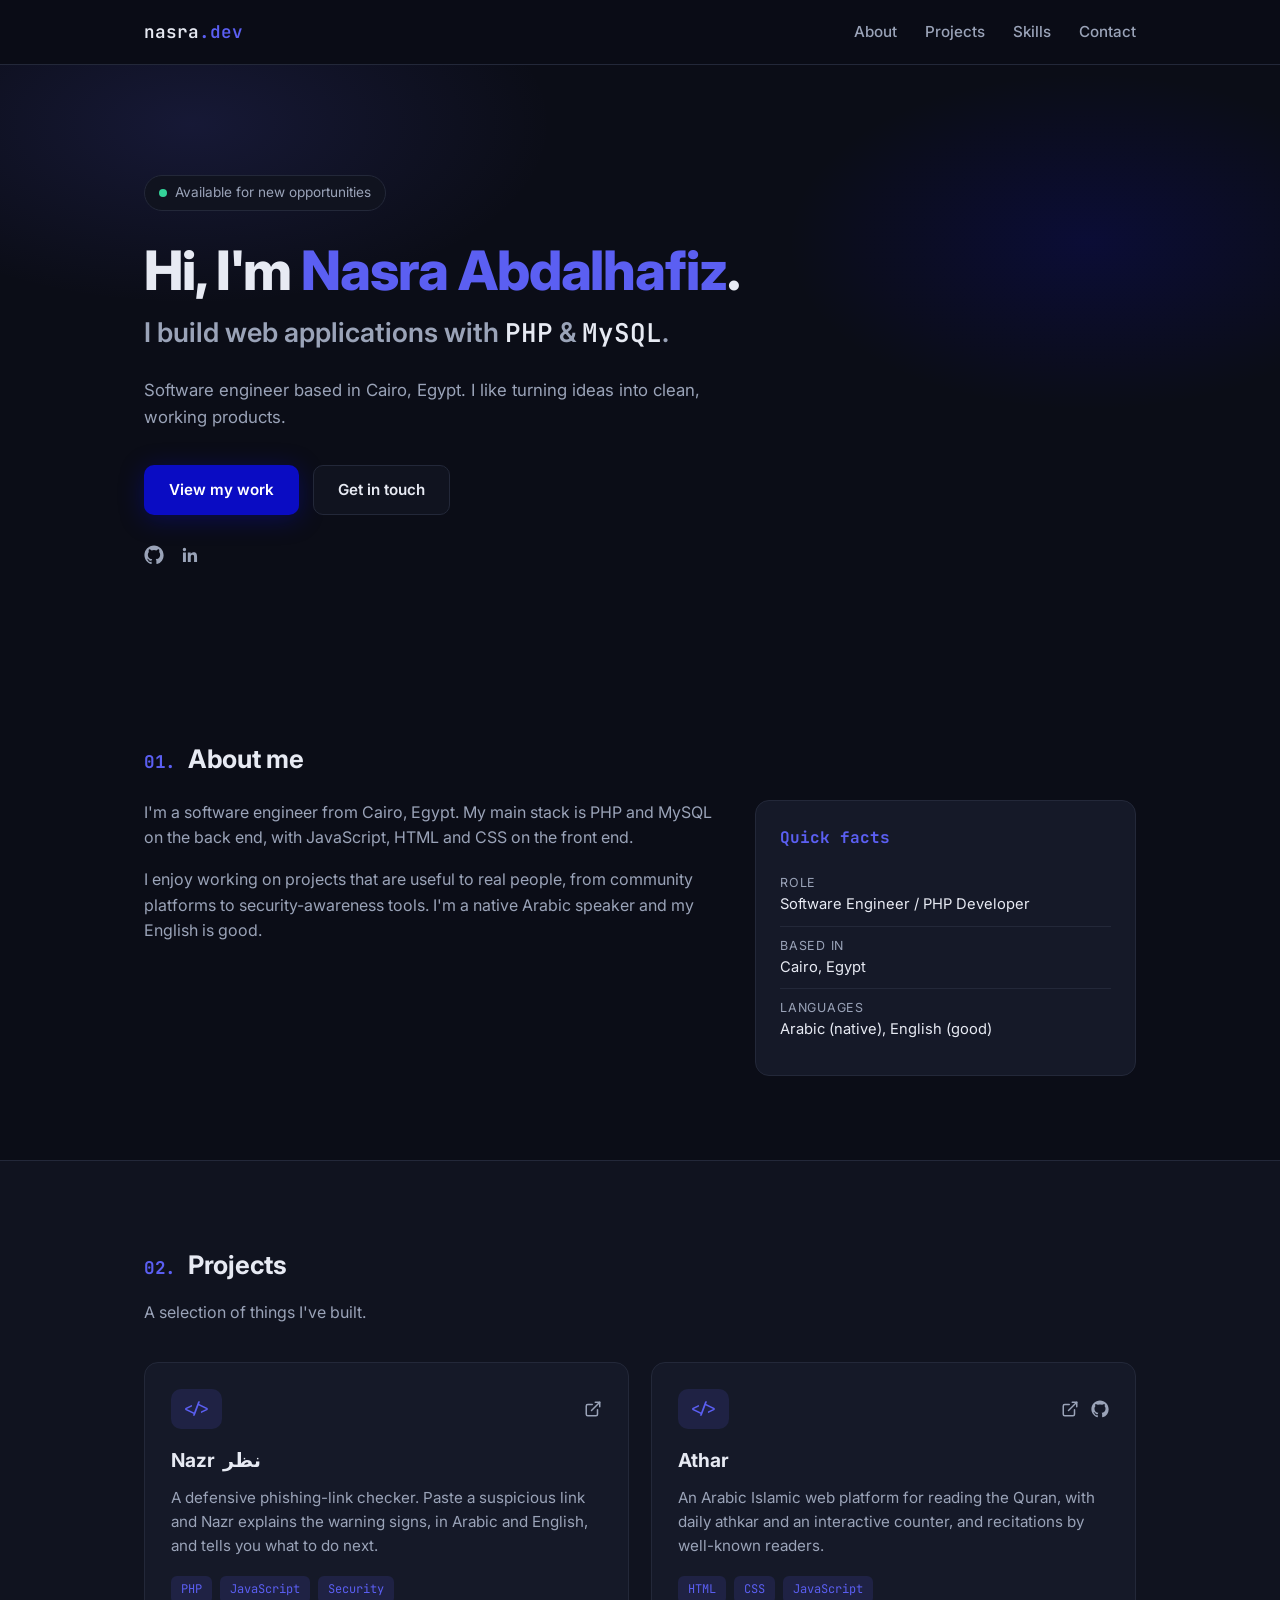
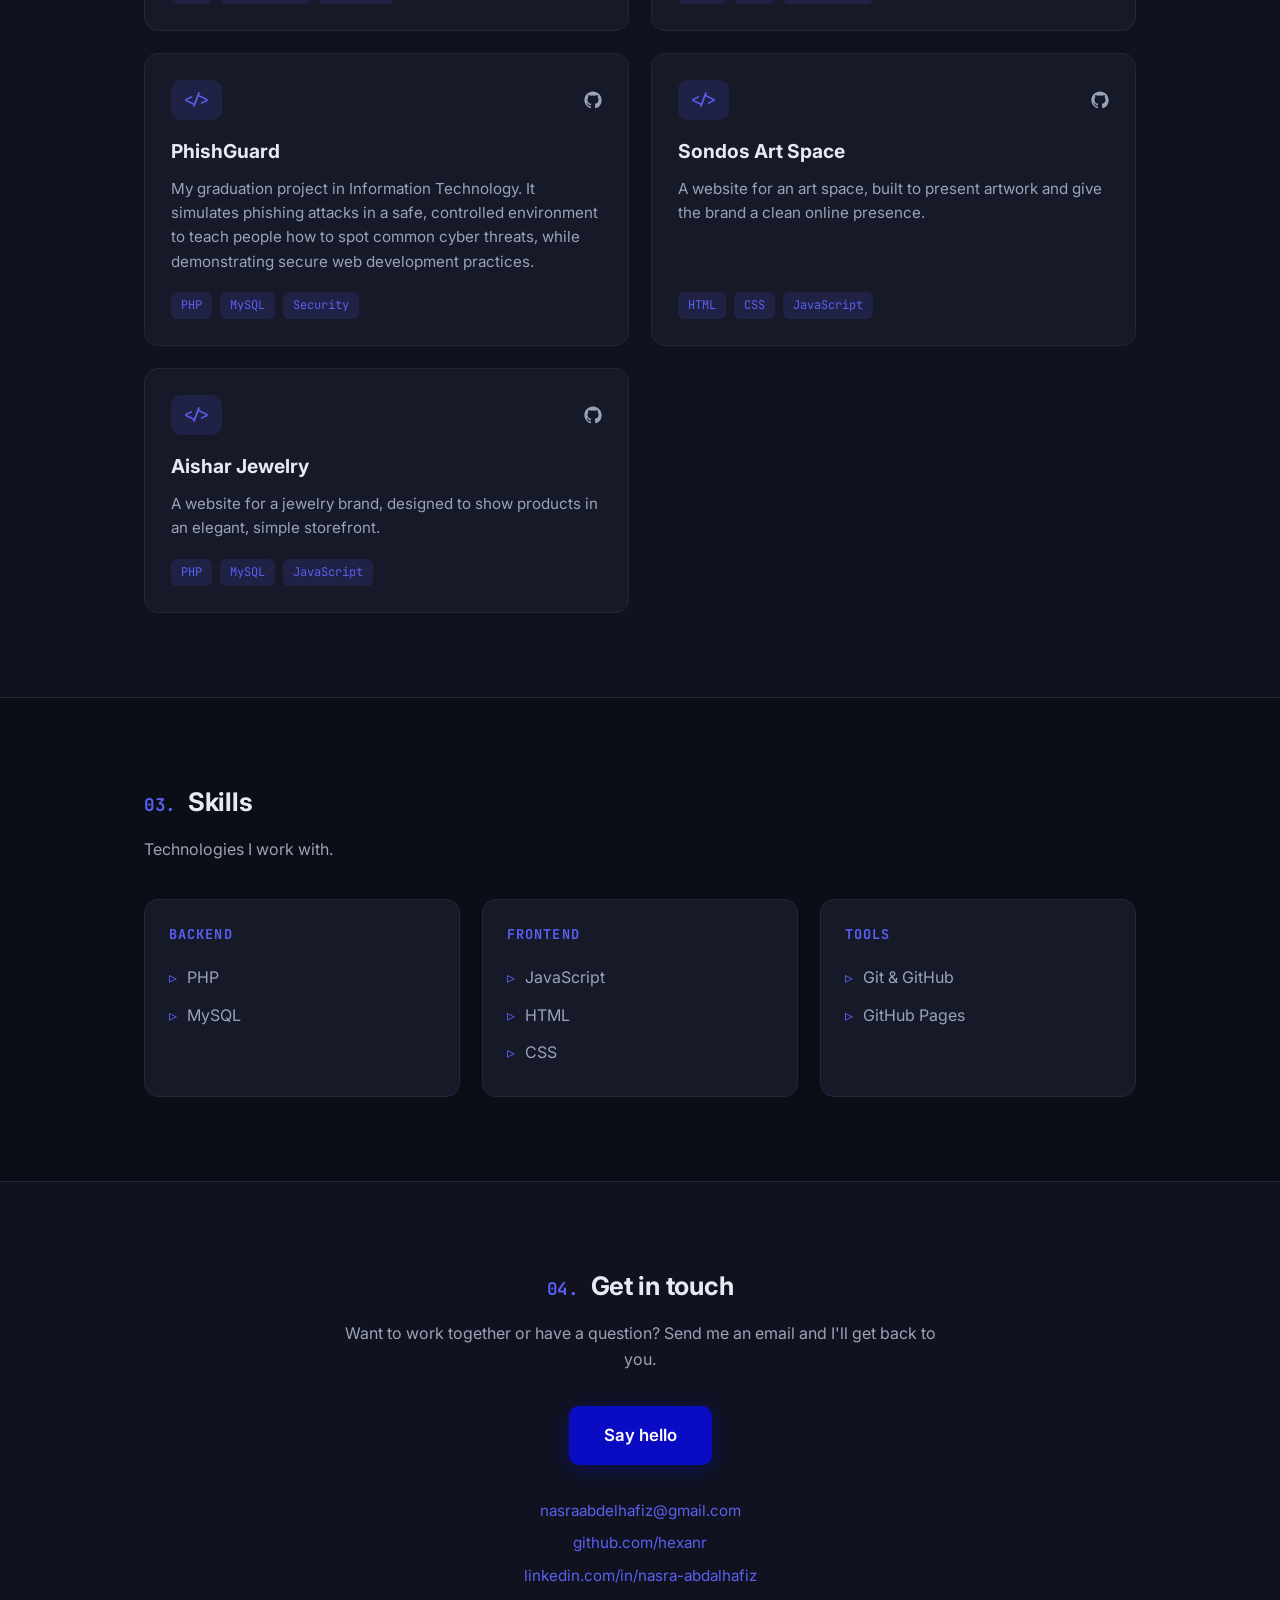
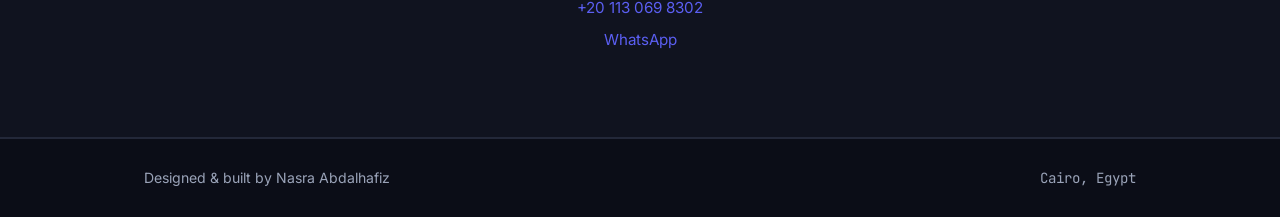
<file: index.html>
<!DOCTYPE html>
<html lang="en">
<head>
  <meta charset="UTF-8" />
  <meta name="viewport" content="width=device-width, initial-scale=1.0" />
  <title>Nasra Abdalhafiz — PHP Developer</title>
  <meta name="description" content="Portfolio of Nasra Abdalhafiz, a software engineer and PHP developer based in Cairo, Egypt." />
  <link rel="preconnect" href="https://fonts.googleapis.com" />
  <link rel="preconnect" href="https://fonts.gstatic.com" crossorigin />
  <link href="https://fonts.googleapis.com/css2?family=Inter:wght@400;500;600;700;800&family=JetBrains+Mono:wght@400;600&display=swap" rel="stylesheet" />
  <link rel="stylesheet" href="styles.css" />
</head>
<body>

  <header class="nav" id="top">
    <div class="container nav-inner">
      <a class="logo" href="#top">nasra<span>.dev</span></a>
      <nav class="nav-links" id="navLinks">
        <a href="#about">About</a>
        <a href="#projects">Projects</a>
        <a href="#skills">Skills</a>
        <a href="#contact">Contact</a>
      </nav>
      <button class="nav-toggle" id="navToggle" aria-label="Toggle menu" aria-expanded="false">
        <span></span><span></span><span></span>
      </button>
    </div>
  </header>

  <main>

    <!-- Hero -->
    <section class="hero">
      <div class="container hero-inner">
        <p class="hero-eyebrow"><span class="dot"></span> Available for new opportunities</p>
        <h1>Hi, I'm <span class="accent">Nasra Abdalhafiz</span>.</h1>
        <h2 class="hero-sub">I build web applications with <span class="mono">PHP</span> &amp; <span class="mono">MySQL</span>.</h2>
        <p class="hero-text">
          Software engineer based in Cairo, Egypt.
          I like turning ideas into clean, working products.
        </p>
        <div class="hero-actions">
          <a class="btn btn-primary" href="#projects">View my work</a>
          <a class="btn btn-ghost" href="#contact">Get in touch</a>
        </div>
        <div class="hero-socials">
          <a href="https://github.com/hexanr" target="_blank" rel="noopener" aria-label="GitHub">
            <svg viewBox="0 0 24 24" width="20" height="20" fill="currentColor"><path d="M12 .5C5.65.5.5 5.65.5 12c0 5.08 3.29 9.39 7.86 10.91.58.11.79-.25.79-.56 0-.27-.01-1.17-.02-2.12-3.2.7-3.88-1.36-3.88-1.36-.52-1.33-1.28-1.68-1.28-1.68-1.04-.71.08-.7.08-.7 1.15.08 1.76 1.19 1.76 1.19 1.03 1.75 2.69 1.25 3.35.95.1-.74.4-1.25.72-1.54-2.55-.29-5.24-1.28-5.24-5.68 0-1.26.45-2.28 1.19-3.09-.12-.29-.52-1.46.11-3.05 0 0 .97-.31 3.17 1.18a11 11 0 0 1 5.78 0c2.2-1.49 3.17-1.18 3.17-1.18.63 1.59.23 2.76.11 3.05.74.81 1.19 1.83 1.19 3.09 0 4.41-2.69 5.38-5.25 5.67.41.35.77 1.05.77 2.12 0 1.53-.01 2.76-.01 3.14 0 .31.21.67.8.56A10.52 10.52 0 0 0 23.5 12C23.5 5.65 18.35.5 12 .5z"/></svg>
          </a>
          <a href="https://www.linkedin.com/in/nasra-abdalhafiz/" target="_blank" rel="noopener" aria-label="LinkedIn">
            <svg viewBox="0 0 24 24" width="20" height="20" fill="currentColor"><path d="M20.45 20.45h-3.55v-5.57c0-1.33-.03-3.04-1.85-3.04-1.85 0-2.14 1.45-2.14 2.94v5.67H9.36V9h3.41v1.56h.05a3.74 3.74 0 0 1 3.37-1.85c3.6 0 4.27 2.37 4.27 5.46v6.28zM5.34 7.43a2.06 2.06 0 1 1 0-4.12 2.06 2.06 0 0 1 0 4.12zM7.12 20.45H3.56V9h3.56v11.45z"/></svg>
          </a>
        </div>
      </div>
    </section>

    <!-- About -->
    <section class="section" id="about">
      <div class="container">
        <h2 class="section-title"><span class="mono section-num">01.</span> About me</h2>
        <div class="about-grid">
          <div class="about-text">
            <p>
              I'm a software engineer from Cairo, Egypt. My main stack is PHP and MySQL on the
              back end, with JavaScript, HTML and CSS on the front end.
            </p>
            <p>
              I enjoy working on projects that are useful to real people, from community
              platforms to security-awareness tools. I'm a native Arabic speaker and my English is good.
            </p>
          </div>
          <div class="about-card">
            <h3>Quick facts</h3>
            <ul>
              <li><span>Role</span> Software Engineer / PHP Developer</li>
              <li><span>Based in</span> Cairo, Egypt</li>
              <li><span>Languages</span> Arabic (native), English (good)</li>
            </ul>
          </div>
        </div>
      </div>
    </section>

    <!-- Projects -->
    <section class="section section-alt" id="projects">
      <div class="container">
        <h2 class="section-title"><span class="mono section-num">02.</span> Projects</h2>
        <p class="section-lead">A selection of things I've built.</p>

        <div class="projects-grid">

          <article class="project-card">
            <div class="project-top">
              <span class="project-icon mono">&lt;/&gt;</span>
              <div class="project-links">
                <a href="https://nazr.alwaysdata.net/" target="_blank" rel="noopener" aria-label="Live site">
                  <svg viewBox="0 0 24 24" width="18" height="18" fill="none" stroke="currentColor" stroke-width="2" stroke-linecap="round" stroke-linejoin="round"><path d="M18 13v6a2 2 0 0 1-2 2H5a2 2 0 0 1-2-2V8a2 2 0 0 1 2-2h6"/><polyline points="15 3 21 3 21 9"/><line x1="10" y1="14" x2="21" y2="3"/></svg>
                </a>
              </div>
            </div>
            <h3>Nazr <span lang="ar">&nbsp;نظر</span></h3>
            <p>
              A defensive phishing-link checker. Paste a suspicious link and Nazr explains
              the warning signs, in Arabic and English, and tells you what to do next.
            </p>
            <ul class="tag-list mono">
              <li>PHP</li><li>JavaScript</li><li>Security</li>
            </ul>
          </article>

          <article class="project-card">
            <div class="project-top">
              <span class="project-icon mono">&lt;/&gt;</span>
              <div class="project-links">
                <a href="https://hexanr.github.io/Athar/" target="_blank" rel="noopener" aria-label="Live site">
                  <svg viewBox="0 0 24 24" width="18" height="18" fill="none" stroke="currentColor" stroke-width="2" stroke-linecap="round" stroke-linejoin="round"><path d="M18 13v6a2 2 0 0 1-2 2H5a2 2 0 0 1-2-2V8a2 2 0 0 1 2-2h6"/><polyline points="15 3 21 3 21 9"/><line x1="10" y1="14" x2="21" y2="3"/></svg>
                </a>
                <a href="https://github.com/hexanr/Athar" target="_blank" rel="noopener" aria-label="Source code">
                  <svg viewBox="0 0 24 24" width="18" height="18" fill="currentColor"><path d="M12 .5C5.65.5.5 5.65.5 12c0 5.08 3.29 9.39 7.86 10.91.58.11.79-.25.79-.56 0-.27-.01-1.17-.02-2.12-3.2.7-3.88-1.36-3.88-1.36-.52-1.33-1.28-1.68-1.28-1.68-1.04-.71.08-.7.08-.7 1.15.08 1.76 1.19 1.76 1.19 1.03 1.75 2.69 1.25 3.35.95.1-.74.4-1.25.72-1.54-2.55-.29-5.24-1.28-5.24-5.68 0-1.26.45-2.28 1.19-3.09-.12-.29-.52-1.46.11-3.05 0 0 .97-.31 3.17 1.18a11 11 0 0 1 5.78 0c2.2-1.49 3.17-1.18 3.17-1.18.63 1.59.23 2.76.11 3.05.74.81 1.19 1.83 1.19 3.09 0 4.41-2.69 5.38-5.25 5.67.41.35.77 1.05.77 2.12 0 1.53-.01 2.76-.01 3.14 0 .31.21.67.8.56A10.52 10.52 0 0 0 23.5 12C23.5 5.65 18.35.5 12 .5z"/></svg>
                </a>
              </div>
            </div>
            <h3>Athar</h3>
            <p>
              An Arabic Islamic web platform for reading the Quran, with daily athkar
              and an interactive counter, and recitations by well-known readers.
            </p>
            <ul class="tag-list mono">
              <li>HTML</li><li>CSS</li><li>JavaScript</li>
            </ul>
          </article>

          <article class="project-card">
            <div class="project-top">
              <span class="project-icon mono">&lt;/&gt;</span>
              <div class="project-links">
                <a href="https://github.com/hexanr/Educational-Phishing" target="_blank" rel="noopener" aria-label="Source code">
                  <svg viewBox="0 0 24 24" width="18" height="18" fill="currentColor"><path d="M12 .5C5.65.5.5 5.65.5 12c0 5.08 3.29 9.39 7.86 10.91.58.11.79-.25.79-.56 0-.27-.01-1.17-.02-2.12-3.2.7-3.88-1.36-3.88-1.36-.52-1.33-1.28-1.68-1.28-1.68-1.04-.71.08-.7.08-.7 1.15.08 1.76 1.19 1.76 1.19 1.03 1.75 2.69 1.25 3.35.95.1-.74.4-1.25.72-1.54-2.55-.29-5.24-1.28-5.24-5.68 0-1.26.45-2.28 1.19-3.09-.12-.29-.52-1.46.11-3.05 0 0 .97-.31 3.17 1.18a11 11 0 0 1 5.78 0c2.2-1.49 3.17-1.18 3.17-1.18.63 1.59.23 2.76.11 3.05.74.81 1.19 1.83 1.19 3.09 0 4.41-2.69 5.38-5.25 5.67.41.35.77 1.05.77 2.12 0 1.53-.01 2.76-.01 3.14 0 .31.21.67.8.56A10.52 10.52 0 0 0 23.5 12C23.5 5.65 18.35.5 12 .5z"/></svg>
                </a>
              </div>
            </div>
            <h3>PhishGuard</h3>
            <p>
              My graduation project in Information Technology. It simulates phishing attacks
              in a safe, controlled environment to teach people how to spot common cyber threats,
              while demonstrating secure web development practices.
            </p>
            <ul class="tag-list mono">
              <li>PHP</li><li>MySQL</li><li>Security</li>
            </ul>
          </article>

          <article class="project-card">
            <div class="project-top">
              <span class="project-icon mono">&lt;/&gt;</span>
              <div class="project-links">
                <a href="https://github.com/hexanr/Sondos-Art-Space" target="_blank" rel="noopener" aria-label="Source code">
                  <svg viewBox="0 0 24 24" width="18" height="18" fill="currentColor"><path d="M12 .5C5.65.5.5 5.65.5 12c0 5.08 3.29 9.39 7.86 10.91.58.11.79-.25.79-.56 0-.27-.01-1.17-.02-2.12-3.2.7-3.88-1.36-3.88-1.36-.52-1.33-1.28-1.68-1.28-1.68-1.04-.71.08-.7.08-.7 1.15.08 1.76 1.19 1.76 1.19 1.03 1.75 2.69 1.25 3.35.95.1-.74.4-1.25.72-1.54-2.55-.29-5.24-1.28-5.24-5.68 0-1.26.45-2.28 1.19-3.09-.12-.29-.52-1.46.11-3.05 0 0 .97-.31 3.17 1.18a11 11 0 0 1 5.78 0c2.2-1.49 3.17-1.18 3.17-1.18.63 1.59.23 2.76.11 3.05.74.81 1.19 1.83 1.19 3.09 0 4.41-2.69 5.38-5.25 5.67.41.35.77 1.05.77 2.12 0 1.53-.01 2.76-.01 3.14 0 .31.21.67.8.56A10.52 10.52 0 0 0 23.5 12C23.5 5.65 18.35.5 12 .5z"/></svg>
                </a>
              </div>
            </div>
            <h3>Sondos Art Space</h3>
            <p>
              A website for an art space, built to present artwork and give the brand
              a clean online presence.
            </p>
            <ul class="tag-list mono">
              <li>HTML</li><li>CSS</li><li>JavaScript</li>
            </ul>
          </article>

          <article class="project-card">
            <div class="project-top">
              <span class="project-icon mono">&lt;/&gt;</span>
              <div class="project-links">
                <a href="https://github.com/hexanr" target="_blank" rel="noopener" aria-label="GitHub profile">
                  <svg viewBox="0 0 24 24" width="18" height="18" fill="currentColor"><path d="M12 .5C5.65.5.5 5.65.5 12c0 5.08 3.29 9.39 7.86 10.91.58.11.79-.25.79-.56 0-.27-.01-1.17-.02-2.12-3.2.7-3.88-1.36-3.88-1.36-.52-1.33-1.28-1.68-1.28-1.68-1.04-.71.08-.7.08-.7 1.15.08 1.76 1.19 1.76 1.19 1.03 1.75 2.69 1.25 3.35.95.1-.74.4-1.25.72-1.54-2.55-.29-5.24-1.28-5.24-5.68 0-1.26.45-2.28 1.19-3.09-.12-.29-.52-1.46.11-3.05 0 0 .97-.31 3.17 1.18a11 11 0 0 1 5.78 0c2.2-1.49 3.17-1.18 3.17-1.18.63 1.59.23 2.76.11 3.05.74.81 1.19 1.83 1.19 3.09 0 4.41-2.69 5.38-5.25 5.67.41.35.77 1.05.77 2.12 0 1.53-.01 2.76-.01 3.14 0 .31.21.67.8.56A10.52 10.52 0 0 0 23.5 12C23.5 5.65 18.35.5 12 .5z"/></svg>
                </a>
              </div>
            </div>
            <h3>Aishar Jewelry</h3>
            <p>
              A website for a jewelry brand, designed to show products in an elegant,
              simple storefront.
            </p>
            <ul class="tag-list mono">
              <li>PHP</li><li>MySQL</li><li>JavaScript</li>
            </ul>
          </article>

        </div>
      </div>
    </section>

    <!-- Skills -->
    <section class="section" id="skills">
      <div class="container">
        <h2 class="section-title"><span class="mono section-num">03.</span> Skills</h2>
        <p class="section-lead">Technologies I work with.</p>
        <div class="skills-grid">
          <div class="skill-card">
            <h3 class="mono">Backend</h3>
            <ul><li>PHP</li><li>MySQL</li></ul>
          </div>
          <div class="skill-card">
            <h3 class="mono">Frontend</h3>
            <ul><li>JavaScript</li><li>HTML</li><li>CSS</li></ul>
          </div>
          <div class="skill-card">
            <h3 class="mono">Tools</h3>
            <ul><li>Git &amp; GitHub</li><li>GitHub Pages</li></ul>
          </div>
        </div>
      </div>
    </section>

    <!-- Contact -->
    <section class="section section-alt" id="contact">
      <div class="container contact-inner">
        <h2 class="section-title"><span class="mono section-num">04.</span> Get in touch</h2>
        <p>
          Want to work together or have a question? Send me an email and I'll get back to you.
        </p>
        <a class="btn btn-primary btn-big" href="mailto:nasraabdelhafiz@gmail.com">Say hello</a>
        <div class="contact-links">
          <a href="mailto:nasraabdelhafiz@gmail.com">nasraabdelhafiz@gmail.com</a>
          <a href="https://github.com/hexanr" target="_blank" rel="noopener">github.com/hexanr</a>
          <a href="https://www.linkedin.com/in/nasra-abdalhafiz/" target="_blank" rel="noopener">linkedin.com/in/nasra-abdalhafiz</a>
          <a href="tel:+201130698302">+20 113 069 8302</a>
          <a href="https://wa.me/201130698302" target="_blank" rel="noopener">WhatsApp</a>
        </div>
      </div>
    </section>

  </main>

  <footer class="footer">
    <div class="container footer-inner">
      <p>Designed &amp; built by Nasra Abdalhafiz</p>
      <p class="mono">Cairo, Egypt</p>
    </div>
  </footer>

  <script src="script.js"></script>
</body>
</html>
</file>
<file: styles.css>
:root {
  --bg: #0b0d17;
  --bg-alt: #10131f;
  --card: #151928;
  --border: #232839;
  --text: #e7eaf3;
  --text-dim: #9aa3b8;
  --accent: #5b5ff2;
  --accent-deep: #0A0CC3;
  --accent-soft: rgba(91, 95, 242, 0.14);
  --radius: 14px;
  --font: 'Inter', system-ui, -apple-system, sans-serif;
  --mono: 'JetBrains Mono', ui-monospace, monospace;
}

* { margin: 0; padding: 0; box-sizing: border-box; }

html { scroll-behavior: smooth; scroll-padding-top: 80px; }

body {
  background: var(--bg);
  color: var(--text);
  font-family: var(--font);
  line-height: 1.6;
  -webkit-font-smoothing: antialiased;
}

.container { max-width: 1040px; margin: 0 auto; padding: 0 24px; }

.mono { font-family: var(--mono); }

a { color: var(--accent); text-decoration: none; }
a:hover { text-decoration: underline; }

/* ---------- Nav ---------- */
.nav {
  position: sticky; top: 0; z-index: 50;
  background: rgba(11, 13, 23, 0.85);
  backdrop-filter: blur(12px);
  border-bottom: 1px solid var(--border);
}
.nav-inner { display: flex; align-items: center; justify-content: space-between; height: 64px; }
.logo { font-family: var(--mono); font-weight: 600; font-size: 1.1rem; color: var(--text); }
.logo:hover { text-decoration: none; }
.logo span { color: var(--accent); }
.nav-links { display: flex; gap: 28px; }
.nav-links a { color: var(--text-dim); font-size: 0.95rem; font-weight: 500; }
.nav-links a:hover { color: var(--text); text-decoration: none; }
.nav-toggle { display: none; background: none; border: none; cursor: pointer; flex-direction: column; gap: 5px; padding: 8px; }
.nav-toggle span { display: block; width: 22px; height: 2px; background: var(--text); transition: 0.25s; }

/* ---------- Hero ---------- */
.hero {
  padding: 110px 0 90px;
  background:
    radial-gradient(600px 300px at 15% 10%, var(--accent-soft), transparent 60%),
    radial-gradient(500px 280px at 85% 30%, rgba(10, 12, 195, 0.18), transparent 60%),
    var(--bg);
}
.hero-eyebrow {
  display: inline-flex; align-items: center; gap: 8px;
  font-size: 0.85rem; color: var(--text-dim);
  border: 1px solid var(--border); border-radius: 999px;
  padding: 6px 14px; margin-bottom: 28px; background: var(--bg-alt);
}
.hero-eyebrow .dot { width: 8px; height: 8px; border-radius: 50%; background: #34d399; }
.hero h1 { font-size: clamp(2.2rem, 5.5vw, 3.4rem); font-weight: 800; letter-spacing: -0.02em; line-height: 1.15; }
.accent { color: var(--accent); }
.hero-sub { font-size: clamp(1.2rem, 3vw, 1.7rem); font-weight: 600; color: var(--text-dim); margin-top: 10px; }
.hero-sub .mono { color: var(--text); font-size: 0.95em; }
.hero-text { max-width: 560px; margin-top: 22px; color: var(--text-dim); font-size: 1.05rem; }
.hero-actions { display: flex; gap: 14px; margin-top: 34px; flex-wrap: wrap; }
.hero-socials { display: flex; gap: 16px; margin-top: 30px; }
.hero-socials a { color: var(--text-dim); display: inline-flex; transition: color 0.2s, transform 0.2s; }
.hero-socials a:hover { color: var(--accent); transform: translateY(-2px); text-decoration: none; }

/* ---------- Buttons ---------- */
.btn {
  display: inline-block; padding: 12px 24px; border-radius: 10px;
  font-weight: 600; font-size: 0.95rem; transition: 0.2s; border: 1px solid transparent;
}
.btn:hover { text-decoration: none; transform: translateY(-1px); }
.btn-primary { background: var(--accent-deep); color: #fff; box-shadow: 0 4px 24px rgba(10, 12, 195, 0.35); }
.btn-primary:hover { background: #1618e8; }
.btn-ghost { border-color: var(--border); color: var(--text); background: var(--bg-alt); }
.btn-ghost:hover { border-color: var(--accent); color: var(--accent); }
.btn-big { padding: 15px 34px; font-size: 1.05rem; margin-top: 8px; }

/* ---------- Sections ---------- */
.section { padding: 84px 0; }
.section-alt { background: var(--bg-alt); border-top: 1px solid var(--border); border-bottom: 1px solid var(--border); }
.section-title { font-size: 1.6rem; font-weight: 700; margin-bottom: 14px; letter-spacing: -0.01em; }
.section-num { color: var(--accent); font-size: 1.1rem; margin-right: 6px; }
.section-lead { color: var(--text-dim); margin-bottom: 36px; }

/* ---------- About ---------- */
.about-grid { display: grid; grid-template-columns: 1.5fr 1fr; gap: 40px; margin-top: 20px; align-items: start; }
.about-text p { color: var(--text-dim); margin-bottom: 16px; }
.about-card {
  background: var(--card); border: 1px solid var(--border);
  border-radius: var(--radius); padding: 24px;
}
.about-card h3 { font-size: 1rem; margin-bottom: 14px; color: var(--accent); font-family: var(--mono); }
.about-card ul { list-style: none; }
.about-card li { padding: 9px 0; border-bottom: 1px solid var(--border); font-size: 0.92rem; }
.about-card li:last-child { border-bottom: none; }
.about-card li span { display: block; color: var(--text-dim); font-size: 0.78rem; text-transform: uppercase; letter-spacing: 0.06em; }

/* ---------- Projects ---------- */
.projects-grid { display: grid; grid-template-columns: repeat(2, 1fr); gap: 22px; }
.project-card {
  background: var(--card); border: 1px solid var(--border); border-radius: var(--radius);
  padding: 26px; display: flex; flex-direction: column; transition: 0.25s;
}
.project-card:hover { transform: translateY(-4px); border-color: var(--accent); box-shadow: 0 12px 40px rgba(0, 0, 0, 0.35); }
.project-top { display: flex; justify-content: space-between; align-items: center; margin-bottom: 16px; }
.project-icon {
  color: var(--accent); background: var(--accent-soft);
  border-radius: 10px; padding: 8px 12px; font-size: 0.95rem; font-weight: 600;
}
.project-links { display: flex; gap: 12px; }
.project-links a { color: var(--text-dim); display: inline-flex; }
.project-links a:hover { color: var(--accent); text-decoration: none; }
.project-card h3 { font-size: 1.2rem; margin-bottom: 10px; }
.project-card p { color: var(--text-dim); font-size: 0.95rem; flex: 1; }
.tag-list { list-style: none; display: flex; gap: 8px; flex-wrap: wrap; margin-top: 18px; }
.tag-list li {
  font-size: 0.75rem; color: var(--accent);
  background: var(--accent-soft); border-radius: 6px; padding: 4px 10px;
}

/* ---------- Skills ---------- */
.skills-grid { display: grid; grid-template-columns: repeat(3, 1fr); gap: 22px; }
.skill-card {
  background: var(--card); border: 1px solid var(--border);
  border-radius: var(--radius); padding: 24px; transition: 0.25s;
}
.skill-card:hover { border-color: var(--accent); }
.skill-card h3 { font-size: 0.85rem; color: var(--accent); text-transform: uppercase; letter-spacing: 0.08em; margin-bottom: 14px; }
.skill-card ul { list-style: none; }
.skill-card li { padding: 6px 0 6px 18px; position: relative; color: var(--text-dim); }
.skill-card li::before { content: '▹'; position: absolute; left: 0; color: var(--accent); }

/* ---------- Contact ---------- */
.contact-inner { text-align: center; max-width: 640px; margin: 0 auto; }
.contact-inner .section-title { justify-content: center; }
.contact-inner p { color: var(--text-dim); margin: 14px 0 26px; }
.contact-links { display: flex; flex-direction: column; gap: 8px; margin-top: 34px; font-size: 0.95rem; }

/* ---------- Footer ---------- */
.footer { border-top: 1px solid var(--border); padding: 28px 0; }
.footer-inner { display: flex; justify-content: space-between; align-items: center; flex-wrap: wrap; gap: 8px; color: var(--text-dim); font-size: 0.88rem; }

/* ---------- Reveal animation ---------- */
.section, .hero-inner { opacity: 0; transform: translateY(18px); transition: opacity 0.6s ease, transform 0.6s ease; }
.section.visible, .hero-inner.visible { opacity: 1; transform: none; }

/* ---------- Responsive ---------- */
@media (max-width: 820px) {
  .about-grid, .projects-grid, .skills-grid { grid-template-columns: 1fr; }
  .hero { padding: 80px 0 64px; }
}
@media (max-width: 640px) {
  .nav-links {
    position: fixed; inset: 64px 0 auto 0; flex-direction: column; gap: 0;
    background: var(--bg-alt); border-bottom: 1px solid var(--border);
    max-height: 0; overflow: hidden; transition: max-height 0.3s ease;
  }
  .nav-links.open { max-height: 300px; }
  .nav-links a { padding: 14px 24px; border-top: 1px solid var(--border); }
  .nav-toggle { display: flex; }
  .footer-inner { flex-direction: column; text-align: center; }
}
</file>
